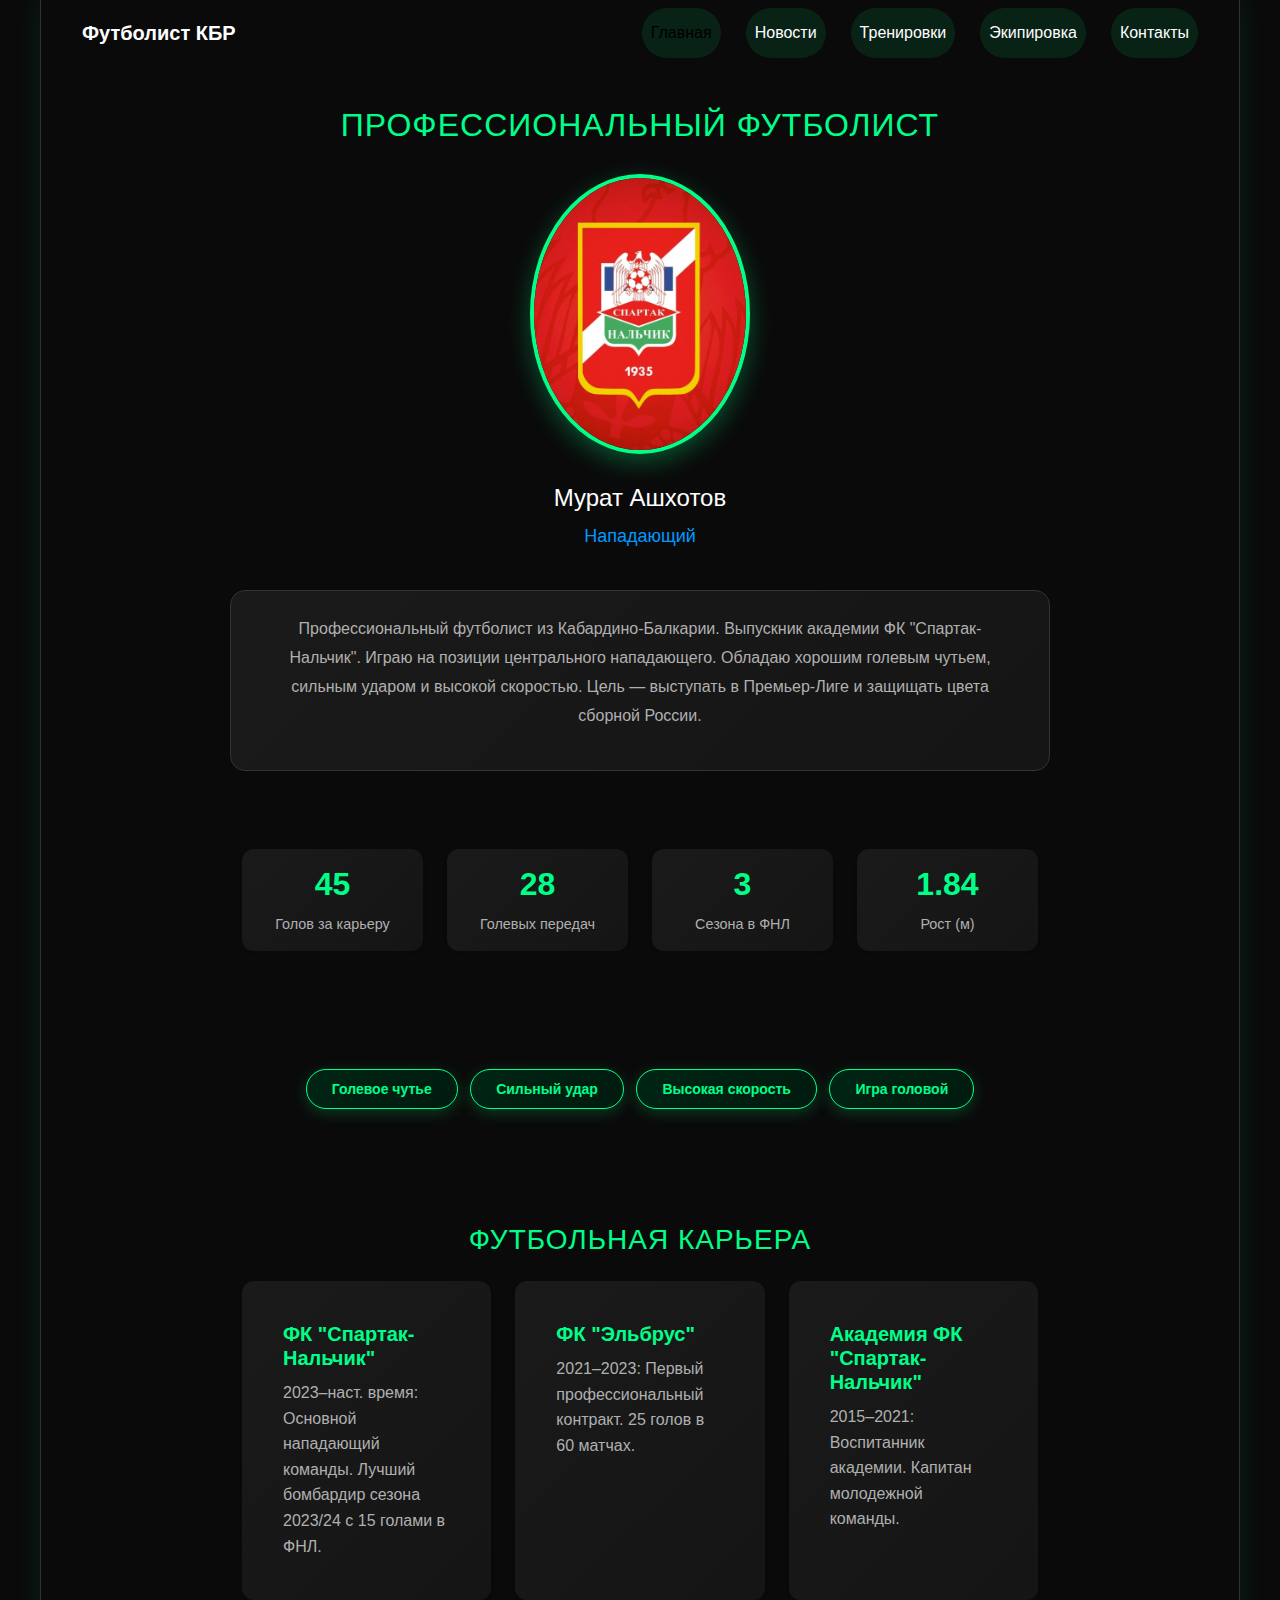
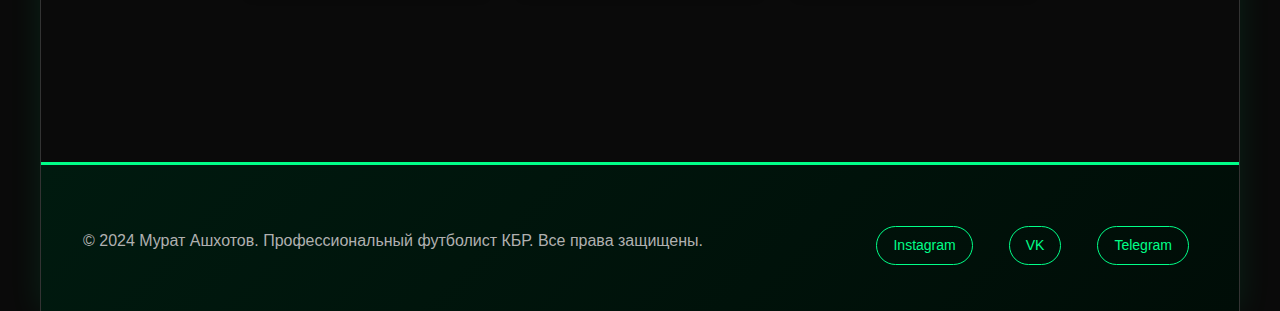
<file: index.html>
<!DOCTYPE html>
<html lang="ru">

<head>
    <meta charset="UTF-8">
    <meta name="viewport" content="width=device-width, initial-scale=1.0">
    <title>Профессиональный футболист КБР</title>
    <link href="https://cdn.jsdelivr.net/npm/bootstrap@5.3.0/dist/css/bootstrap.min.css" rel="stylesheet">
    <link rel="stylesheet" href="style/styles.css">
</head>

<body class="page-container">
    <header>
        <!-- Bootstrap Navbar -->
        <nav class="navbar navbar-expand-lg">
            <div class="container">
                <a class="navbar-brand text-white fw-bold" href="#">Футболист КБР</a>
                <button class="navbar-toggler" type="button" data-bs-toggle="collapse" data-bs-target="#navbarNav">
                    <span class="navbar-toggler-icon"></span>
                </button>
                <div class="collapse navbar-collapse" id="navbarNav">
                    <ul class="navbar-nav ms-auto nav-list">
                        <li class="nav-item"><a class="nav-link active" href="index.html">Главная</a></li>
                        <li class="nav-item"><a class="nav-link" href="pages/news.html">Новости</a></li>
                        <li class="nav-item"><a class="nav-link" href="pages/practices.html">Тренировки</a></li>
                        <li class="nav-item"><a class="nav-link" href="pages/goods.html">Экипировка</a></li>
                        <li class="nav-item"><a class="nav-link" href="pages/contacts.html">Контакты</a></li>
                    </ul>
                </div>
            </div>
        </nav>
    </header>

    <main class="content">
        <section class="profile-header text-center">
            <div class="container">
                <h1 class="profile-title">Профессиональный футболист</h1>
                <img class="profile-photo img-fluid rounded-circle" src="images/profile.jpg" alt="Фото футболиста">
                <h2 class="profile-name">Мурат Ашхотов</h2>
                <p class="profile-group">Нападающий</p>
            </div>
        </section>

        <section class="about-me py-4">
            <div class="container text-center">
                <p>Профессиональный футболист из Кабардино-Балкарии. Выпускник академии ФК "Спартак-Нальчик". Играю на позиции центрального нападающего. Обладаю хорошим голевым чутьем, сильным ударом и высокой скоростью. Цель — выступать в Премьер-Лиге и защищать цвета сборной России.</p>
            </div>
        </section>

        <section class="stats-container py-5">
            <div class="container">
                <div class="row text-center">
                    <div class="col-lg-3 col-md-6 mb-4">
                        <div class="stat-card card border-0 shadow-sm p-3">
                            <h3>45</h3>
                            <p>Голов за карьеру</p>
                        </div>
                    </div>
                    <div class="col-lg-3 col-md-6 mb-4">
                        <div class="stat-card card border-0 shadow-sm p-3">
                            <h3>28</h3>
                            <p>Голевых передач</p>
                        </div>
                    </div>
                    <div class="col-lg-3 col-md-6 mb-4">
                        <div class="stat-card card border-0 shadow-sm p-3">
                            <h3>3</h3>
                            <p>Сезона в ФНЛ</p>
                        </div>
                    </div>
                    <div class="col-lg-3 col-md-6 mb-4">
                        <div class="stat-card card border-0 shadow-sm p-3">
                            <h3>1.84</h3>
                            <p>Рост (м)</p>
                        </div>
                    </div>
                </div>
            </div>
        </section>

        <section class="skills-container py-3 text-center">
            <div class="container">
                <span class="skill-tag badge bg-success mx-1">Голевое чутье</span>
                <span class="skill-tag badge bg-success mx-1">Сильный удар</span>
                <span class="skill-tag badge bg-success mx-1">Высокая скорость</span>
                <span class="skill-tag badge bg-success mx-1">Игра головой</span>
            </div>
        </section>

        <section class="experience-section py-5">
            <div class="container">
                <h2 class="section-title text-center mb-4">Футбольная карьера</h2>
                <div class="row">
                    <div class="col-lg-4 col-md-6 mb-4">
                        <article class="experience-card card h-100 border-0 shadow-sm">
                            <div class="card-body">
                                <h3 class="experience-title">ФК "Спартак-Нальчик"</h3>
                                <p class="experience-desc">2023–наст. время: Основной нападающий команды. Лучший бомбардир сезона 2023/24 с 15 голами в ФНЛ.</p>
                            </div>
                        </article>
                    </div>
                    <div class="col-lg-4 col-md-6 mb-4">
                        <article class="experience-card card h-100 border-0 shadow-sm">
                            <div class="card-body">
                                <h3 class="experience-title">ФК "Эльбрус"</h3>
                                <p class="experience-desc">2021–2023: Первый профессиональный контракт. 25 голов в 60 матчах.</p>
                            </div>
                        </article>
                    </div>
                    <div class="col-lg-4 col-md-6 mb-4">
                        <article class="experience-card card h-100 border-0 shadow-sm">
                            <div class="card-body">
                                <h3 class="experience-title">Академия ФК "Спартак-Нальчик"</h3>
                                <p class="experience-desc">2015–2021: Воспитанник академии. Капитан молодежной команды.</p>
                            </div>
                        </article>
                    </div>
                </div>
            </div>
        </section>
    </main>

    <footer class="footer">
        <div class="footer-content py-3">
            <div class="container d-flex flex-column flex-md-row justify-content-between align-items-center">
                <p class="mb-0">© 2024 Мурат Ашхотов. Профессиональный футболист КБР. Все права защищены.</p>
                <div class="social-links">
                    <a href="#" class="social-link mx-2">Instagram</a>
                    <a href="#" class="social-link mx-2">VK</a>
                    <a href="#" class="social-link mx-2">Telegram</a>
                </div>
            </div>
        </div>
    </footer>

    <script src="https://cdn.jsdelivr.net/npm/bootstrap@5.3.0/dist/js/bootstrap.bundle.min.js"></script>
</body>
</html>
</file>
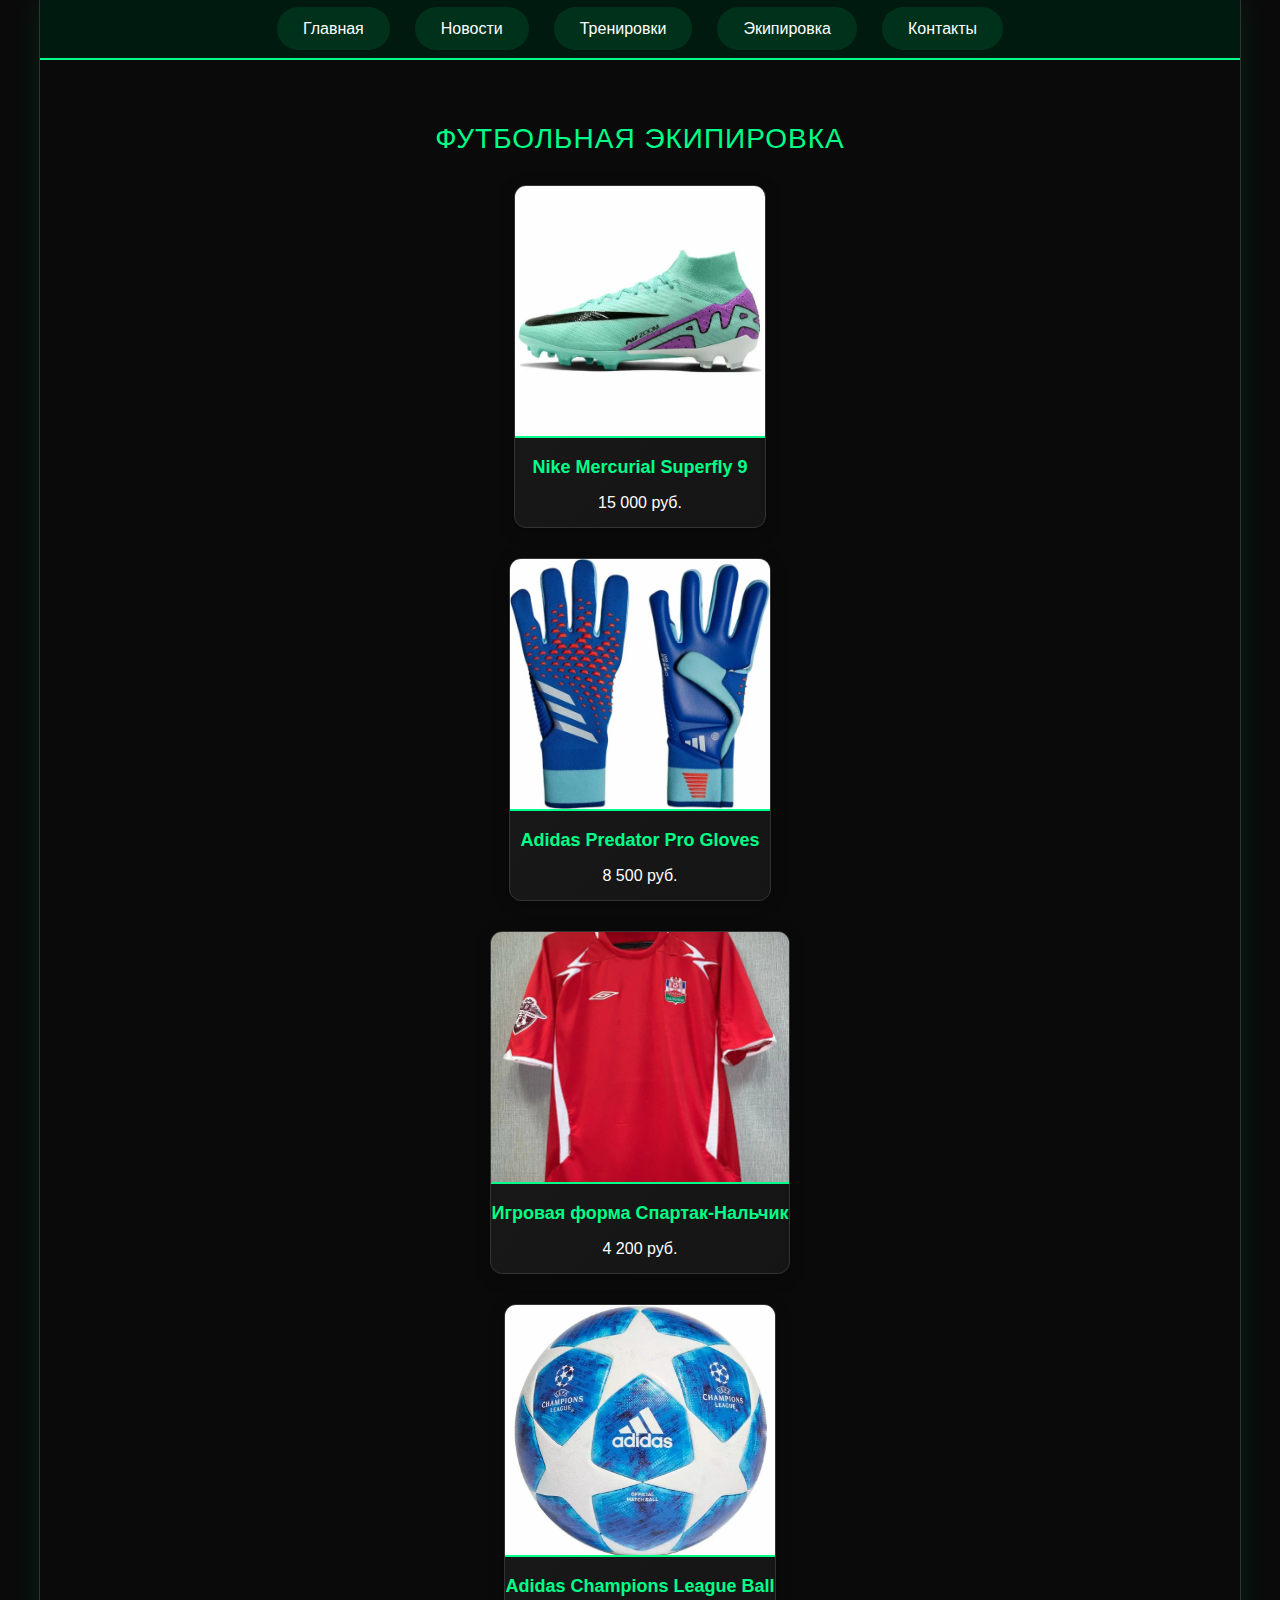
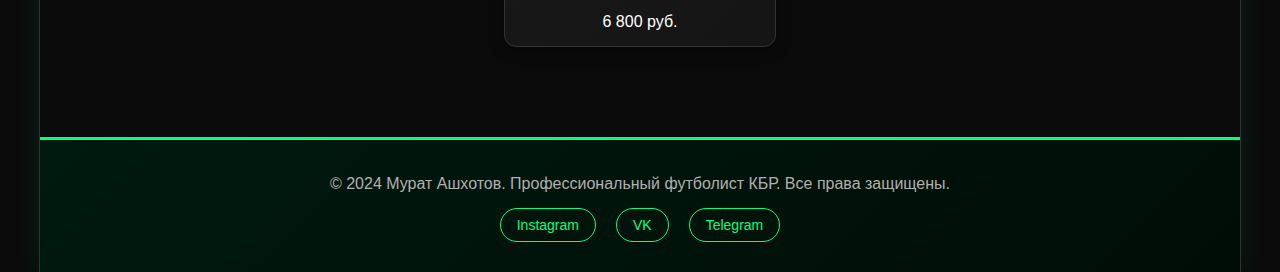
<file: goods_v1.html>
<!DOCTYPE html>
<html lang="ru">

<head>
    <meta charset="UTF-8">
    <meta name="viewport" content="width=device-width, initial-scale=1.0">
    <title>Экипировка - Футболист КБР</title>
    <link rel="stylesheet" href="../style/styles.css">
    <style>
        .practice-card {
            background: linear-gradient(135deg, var(--card-bg) 0%, #151515 100%);
            padding: 25px;
            border-radius: 12px;
            margin: 20px 0;
            border-left: 4px solid var(--accent-green);
            border: 1px solid var(--border-dark);
            transition: transform 0.3s ease;
        }

        .practice-card:hover {
            transform: translateX(5px);
            border-color: var(--accent-green);
        }

        .practice-title {
            font-size: 20px;
            color: var(--accent-green);
            margin: 0 0 10px 0;
            font-weight: 600;
        }

        .practice-desc {
            color: var(--text-gray);
            line-height: 1.6;
            margin: 0;
        }

        .training-schedule {
            margin-top: 40px;
        }

        .schedule-grid {
            display: grid;
            grid-template-columns: repeat(auto-fit, minmax(200px, 1fr));
            gap: 15px;
            margin-top: 20px;
        }

        .day-card {
            background: linear-gradient(135deg, var(--card-bg) 0%, #151515 100%);
            padding: 15px;
            border-radius: 8px;
            border: 1px solid var(--border-dark);
            text-align: center;
            transition: all 0.3s ease;
        }

        .day-card:hover {
            border-color: var(--accent-green);
            transform: translateY(-3px);
        }

        .day-card h4 {
            color: var(--accent-green);
            margin: 0 0 10px 0;
            font-size: 16px;
        }

        .day-card p {
            color: var(--text-gray);
            margin: 5px 0;
            font-size: 14px;
        }
    </style>
</head>

<body class="page-container">
    <header>
        <nav class="nav">
            <ul class="nav-list">
                <li class="nav-item"><a class="nav-link" href="../index.html">Главная</a></li>
                <li class="nav-item"><a class="nav-link" href="news.html">Новости</a></li>
                <li class="nav-item"><a class="nav-link" href="practices.html">Тренировки</a></li>
                <li class="nav-item"><a class="nav-link" href="goods.html">Экипировка</a></li>
                <li class="nav-item"><a class="nav-link" href="contacts.html">Контакты</a></li>
            </ul>
        </nav>
    </header>
    <main class="content">
        <h2 class="section-title">Футбольная экипировка</h2>
        <div class="products-grid">
            <article class="product-card">
                <img class="product-image" src="../images/boots.webp" alt="Футбольные бутсы" width="526" height="526">
                <h3 class="product-name">Nike Mercurial Superfly 9</h3>
                <p class="product-price">15 000 руб.</p>
            </article>
            <article class="product-card">
                <img class="product-image" src="../images/gloves.webp" alt="Перчатки вратаря">
                <h3 class="product-name">Adidas Predator Pro Gloves</h3>
                <p class="product-price">8 500 руб.</p>
            </article>
            <article class="product-card">
                <img class="product-image" src="../images/jersey.webp" alt="Игровая форма" width="526" height="526">
                <h3 class="product-name">Игровая форма Спартак-Нальчик</h3>
                <p class="product-price">4 200 руб.</p>
            </article>
            <article class="product-card">
                <img class="product-image" src="../images/ball.webp" alt="Футбольный мяч">
                <h3 class="product-name">Adidas Champions League Ball</h3>
                <p class="product-price">6 800 руб.</p>
            </article>
        </div>
    </main>
    <footer class="footer">
        <div class="footer-content">
            <p>© 2024 Мурат Ашхотов. Профессиональный футболист КБР. Все права защищены.</p>
            <div class="social-links">
                <a href="#" class="social-link">Instagram</a>
                <a href="#" class="social-link">VK</a>
                <a href="#" class="social-link">Telegram</a>
            </div>
        </div>
    </footer>
</body>

</html>
</file>
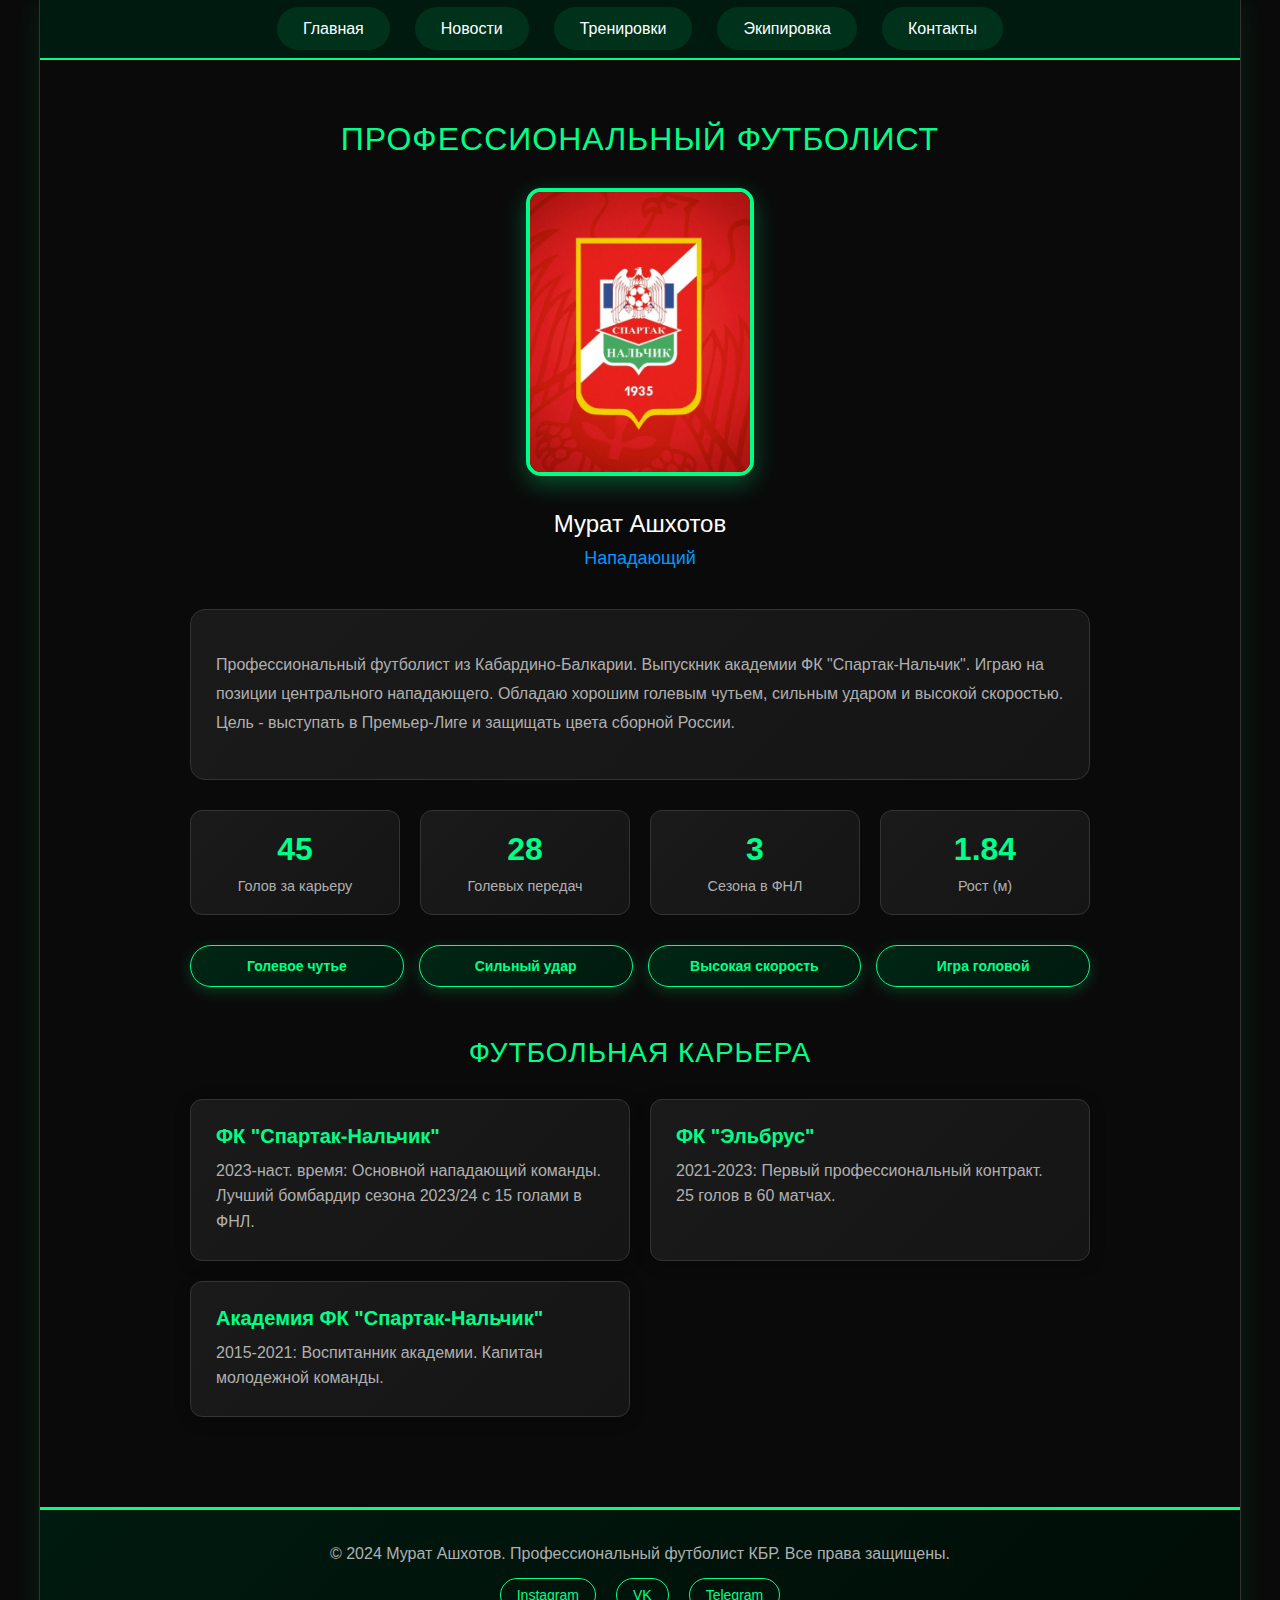
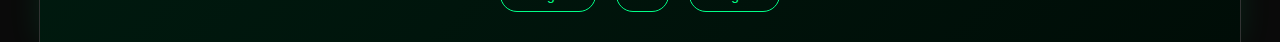
<file: index_v1.html>
<!DOCTYPE html>
<html lang="ru">

<head>
    <meta charset="UTF-8">
    <meta name="viewport" content="width=device-width, initial-scale=1.0">
    <title>Профессиональный футболист КБР</title>
    <link rel="stylesheet" href="style/styles.css">
</head>

<body class="page-container">
    <header>
        <nav class="nav">
            <ul class="nav-list">
                <li class="nav-item"><a class="nav-link" href="index.html">Главная</a></li>
                <li class="nav-item"><a class="nav-link" href="pages/news.html">Новости</a></li>
                <li class="nav-item"><a class="nav-link" href="pages/practices.html">Тренировки</a></li>
                <li class="nav-item"><a class="nav-link" href="pages/goods.html">Экипировка</a></li>
                <li class="nav-item"><a class="nav-link" href="pages/contacts.html">Контакты</a></li>
            </ul>
        </nav>
    </header>
    <main class="content">
        <div class="profile-header">
            <h1 class="profile-title">Профессиональный футболист</h1>
            <img class="profile-photo" src="images/profile.jpg" alt="Фото футболиста">
            <h2 class="profile-name">Мурат Ашхотов</h2>
            <p class="profile-group">Нападающий</p>
        </div>

        <div class="about-me">
            <p>Профессиональный футболист из Кабардино-Балкарии. Выпускник академии ФК "Спартак-Нальчик". Играю на позиции центрального нападающего. Обладаю хорошим голевым чутьем, сильным ударом и высокой скоростью. Цель - выступать в Премьер-Лиге и защищать цвета сборной России.</p>
        </div>

        <div class="stats-container">
            <div class="stat-card">
                <h3>45</h3>
                <p>Голов за карьеру</p>
            </div>
            <div class="stat-card">
                <h3>28</h3>
                <p>Голевых передач</p>
            </div>
            <div class="stat-card">
                <h3>3</h3>
                <p>Сезона в ФНЛ</p>
            </div>
            <div class="stat-card">
                <h3>1.84</h3>
                <p>Рост (м)</p>
            </div>
        </div>

        <div class="skills-container">
            <div class="skill-tag">Голевое чутье</div>
            <div class="skill-tag">Сильный удар</div>
            <div class="skill-tag">Высокая скорость</div>
            <div class="skill-tag">Игра головой</div>
        </div>

        <section class="experience-section">
            <h2 class="section-title">Футбольная карьера</h2>
            <div class="experience-grid">
                <article class="experience-card">
                    <h3 class="experience-title">ФК "Спартак-Нальчик"</h3>
                    <p class="experience-desc">2023-наст. время: Основной нападающий команды. Лучший бомбардир сезона 2023/24 с 15 голами в ФНЛ.</p>
                </article>
                <article class="experience-card">
                    <h3 class="experience-title">ФК "Эльбрус"</h3>
                    <p class="experience-desc">2021-2023: Первый профессиональный контракт. 25 голов в 60 матчах.</p>
                </article>
                <article class="experience-card">
                    <h3 class="experience-title">Академия ФК "Спартак-Нальчик"</h3>
                    <p class="experience-desc">2015-2021: Воспитанник академии. Капитан молодежной команды.</p>
                </article>
            </div>
        </section>
    </main>
    <footer class="footer">
        <div class="footer-content">
            <p>© 2024 Мурат Ашхотов. Профессиональный футболист КБР. Все права защищены.</p>
            <div class="social-links">
                <a href="#" class="social-link">Instagram</a>
                <a href="#" class="social-link">VK</a>
                <a href="#" class="social-link">Telegram</a>
            </div>
        </div>
    </footer>
</body>

</html>
</file>
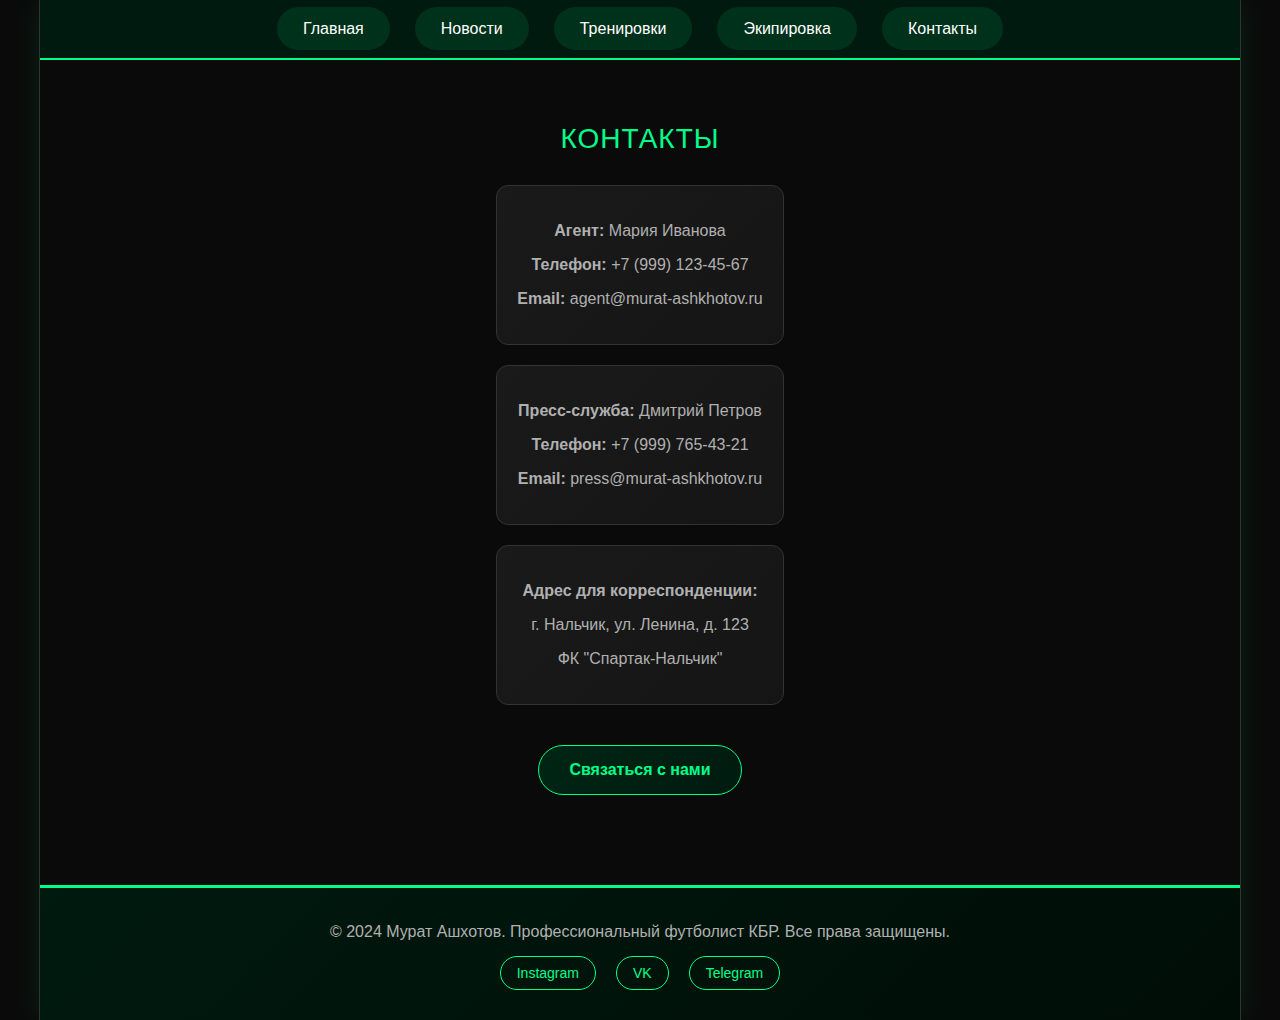
<file: pages/contacts.html>
<!DOCTYPE html>
<html lang="ru">

<head>
    <meta charset="UTF-8">
    <meta name="viewport" content="width=device-width, initial-scale=1.0">
    <title>Контакты - Футболист КБР</title>
    <link rel="stylesheet" href="../style/styles.css">
    <style>
        dialog::backdrop {
            background: rgba(0, 0, 0, 0.8);
            animation: fadeIn 0.3s ease;
        }

        dialog {
            border: none;
            border-radius: 15px;
            padding: 0;
            box-shadow: 0 10px 30px rgba(0, 255, 136, 0.3);
            animation: slideIn 0.3s ease;
            max-width: 500px;
            width: 90vw;
            max-height: 90vh;
            overflow-y: auto;
            background: var(--card-bg);
            border: 2px solid var(--accent-green);
        }

        .modal-header {
            background: linear-gradient(135deg, #002614 0%, #001a0f 100%);
            color: var(--accent-green);
            padding: 1.5rem;
            border-radius: 12px 12px 0 0;
            margin: 0;
            text-align: center;
            border-bottom: 2px solid var(--accent-green);
        }

        .modal-header h2 {
            margin: 0;
            color: var(--accent-green);
            font-size: 1.5rem;
            font-weight: 300;
            letter-spacing: 1px;
        }

        .modal-content {
            padding: 2rem;
        }

        .form-group {
            margin-bottom: 1.5rem;
        }

        .form-group label {
            display: block;
            margin-bottom: 0.5rem;
            font-weight: 600;
            color: var(--accent-green);
        }

        .form-group input,
        .form-group select,
        .form-group textarea {
            width: 100%;
            padding: 0.75rem;
            border: 2px solid var(--border-dark);
            border-radius: 8px;
            font-size: 1rem;
            transition: all 0.3s ease;
            box-sizing: border-box;
            background: var(--dark-bg);
            color: var(--text-light);
            font-family: 'Segoe UI', Tahoma, Geneva, Verdana, sans-serif;
        }

        .form-group input:focus,
        .form-group select:focus,
        .form-group textarea:focus {
            outline: none;
            border-color: var(--accent-green);
            box-shadow: 0 0 0 3px rgba(0, 255, 136, 0.1);
            background: var(--card-bg);
        }

        .form-group textarea {
            min-height: 100px;
            resize: vertical;
        }

        .modal-actions {
            display: flex;
            gap: 1rem;
            justify-content: flex-end;
            margin-top: 2rem;
        }

        .btn {
            padding: 12px 25px;
            border: none;
            border-radius: 25px;
            cursor: pointer;
            font-size: 1rem;
            transition: all 0.3s ease;
            font-weight: 600;
            border: 1px solid transparent;
        }

        .btn-primary {
            background: linear-gradient(135deg, #002614 0%, #001a0f 100%);
            color: var(--accent-green);
            border: 1px solid var(--accent-green);
        }

        .btn-primary:hover {
            transform: translateY(-3px);
            box-shadow: 0 6px 20px rgba(0, 255, 136, 0.3);
            background: linear-gradient(135deg, #003d1f 0%, #002614 100%);
        }

        .btn-secondary {
            background: var(--dark-bg);
            color: var(--text-gray);
            border: 1px solid var(--border-dark);
        }

        .btn-secondary:hover {
            background: var(--card-bg);
            transform: translateY(-2px);
            border-color: var(--accent-green);
        }

        .required {
            color: #ff4444;
        }

        @keyframes fadeIn {
            from {
                opacity: 0;
            }
            to {
                opacity: 1;
            }
        }

        @keyframes slideIn {
            from {
                opacity: 0;
                transform: translateY(-50px) scale(0.9);
            }
            to {
                opacity: 1;
                transform: translateY(0) scale(1);
            }
        }

        /* Адаптивность */
        @media (max-width: 600px) {
            dialog {
                margin: 1rem;
                width: calc(100vw - 2rem);
            }

            .modal-actions {
                flex-direction: column;
            }

            .btn {
                width: 100%;
            }
        }
    </style>
</head>

<body class="page-container">
    <header>
        <nav class="nav">
            <ul class="nav-list">
                <li class="nav-item"><a class="nav-link" href="../index.html">Главная</a></li>
                <li class="nav-item"><a class="nav-link" href="news.html">Новости</a></li>
                <li class="nav-item"><a class="nav-link" href="practices.html">Тренировки</a></li>
                <li class="nav-item"><a class="nav-link" href="goods.html">Экипировка</a></li>
                <li class="nav-item"><a class="nav-link" href="contacts.html">Контакты</a></li>
            </ul>
        </nav>
    </header>
    <main class="content">
        <section class="contacts-container">
            <h2 class="section-title">Контакты</h2>
            <div class="contact-info">
                <p><strong>Агент:</strong> Мария Иванова</p>
                <p><strong>Телефон:</strong> +7 (999) 123-45-67</p>
                <p><strong>Email:</strong> agent@murat-ashkhotov.ru</p>
            </div>
            <div class="contact-info">
                <p><strong>Пресс-служба:</strong> Дмитрий Петров</p>
                <p><strong>Телефон:</strong> +7 (999) 765-43-21</p>
                <p><strong>Email:</strong> press@murat-ashkhotov.ru</p>
            </div>
            <div class="contact-info">
                <p><strong>Адрес для корреспонденции:</strong></p>
                <p>г. Нальчик, ул. Ленина, д. 123</p>
                <p>ФК "Спартак-Нальчик"</p>
            </div>
            <button class="contact-button" onclick="contactModal.showModal()">Связаться с нами</button>
        </section>
    </main>
    <footer class="footer">
        <div class="footer-content">
            <p>© 2024 Мурат Ашхотов. Профессиональный футболист КБР. Все права защищены.</p>
            <div class="social-links">
                <a href="#" class="social-link">Instagram</a>
                <a href="#" class="social-link">VK</a>
                <a href="#" class="social-link">Telegram</a>
            </div>
        </div>
    </footer>
    <dialog id="contactModal">
        <div class="modal-header">
            <h2>Форма обратной связи</h2>
        </div>

        <div class="modal-content">
            <form id="feedbackForm" method="dialog">
                <div class="form-group">
                    <label for="name">Имя <span class="required">*</span></label>
                    <input type="text" id="name" name="name" required placeholder="Введите ваше имя">
                </div>
                <div class="form-group">
                    <label for="phone">Телефон <span class="required">*</span></label>
                    <input type="tel" id="phone" name="phone" required placeholder="+7 (XXX) XXX-XX-XX">
                </div>
                <div class="form-group">
                    <label for="email">Электронная почта <span class="required">*</span></label>
                    <input type="email" id="email" name="email" required placeholder="example@mail.ru">
                </div>
                <div class="form-group">
                    <label for="category">Категория обращения <span class="required">*</span></label>
                    <select id="category" name="category" required>
                        <option value="">Выберите категорию</option>
                        <option value="commercial">Коммерческое предложение</option>
                        <option value="interview">Запрос на интервью</option>
                        <option value="training">Вопросы по тренировкам</option>
                        <option value="fan">Сообщение от болельщика</option>
                        <option value="other">Другое</option>
                    </select>
                </div>
                <div class="form-group">
                    <label for="message">Текст обращения <span class="required">*</span></label>
                    <textarea id="message" name="message" required placeholder="Опишите вашу проблему или вопрос..."></textarea>
                </div>
                <div class="modal-actions">
                    <button type="button" class="btn btn-secondary" onclick="contactModal.close()">Отмена</button>
                    <button type="button" class="btn btn-primary" onclick="submitForm()">Отправить</button>
                </div>
            </form>
        </div>
    </dialog>
    <script>
        // Функция для отправки формы
        function submitForm() {
            const form = document.getElementById('feedbackForm');
            const formData = new FormData(form);

            // Простая валидация
            if (!form.checkValidity()) {
                form.reportValidity();
                return;
            }
            
            // Собираем данные формы
            const data = {
                name: formData.get('name'),
                phone: formData.get('phone'),
                email: formData.get('email'),
                category: formData.get('category'),
                message: formData.get('message')
            };
            
            // В реальном приложении здесь был бы AJAX-запрос
            console.log('Данные формы:', data);

            // Показываем уведомление об успешной отправке
            alert('Спасибо! Ваше обращение отправлено. Мы свяжемся с вами в ближайшее время.');

            // Закрываем модальное окно
            contactModal.close();

            // Очищаем форму
            form.reset();
        }

        // Закрытие модального окна по клику на фон
        document.getElementById('contactModal').addEventListener('click', function (event) {
            if (event.target === this) {
                this.close();
            }
        });

        // Обработка отправки формы через Enter (предотвращаем стандартное поведение)
        document.getElementById('feedbackForm').addEventListener('keypress', function (event) {
            if (event.key === 'Enter' && event.target.type !== 'textarea') {
                event.preventDefault();
            }
        });
    </script>
</body>

</html>
</file>
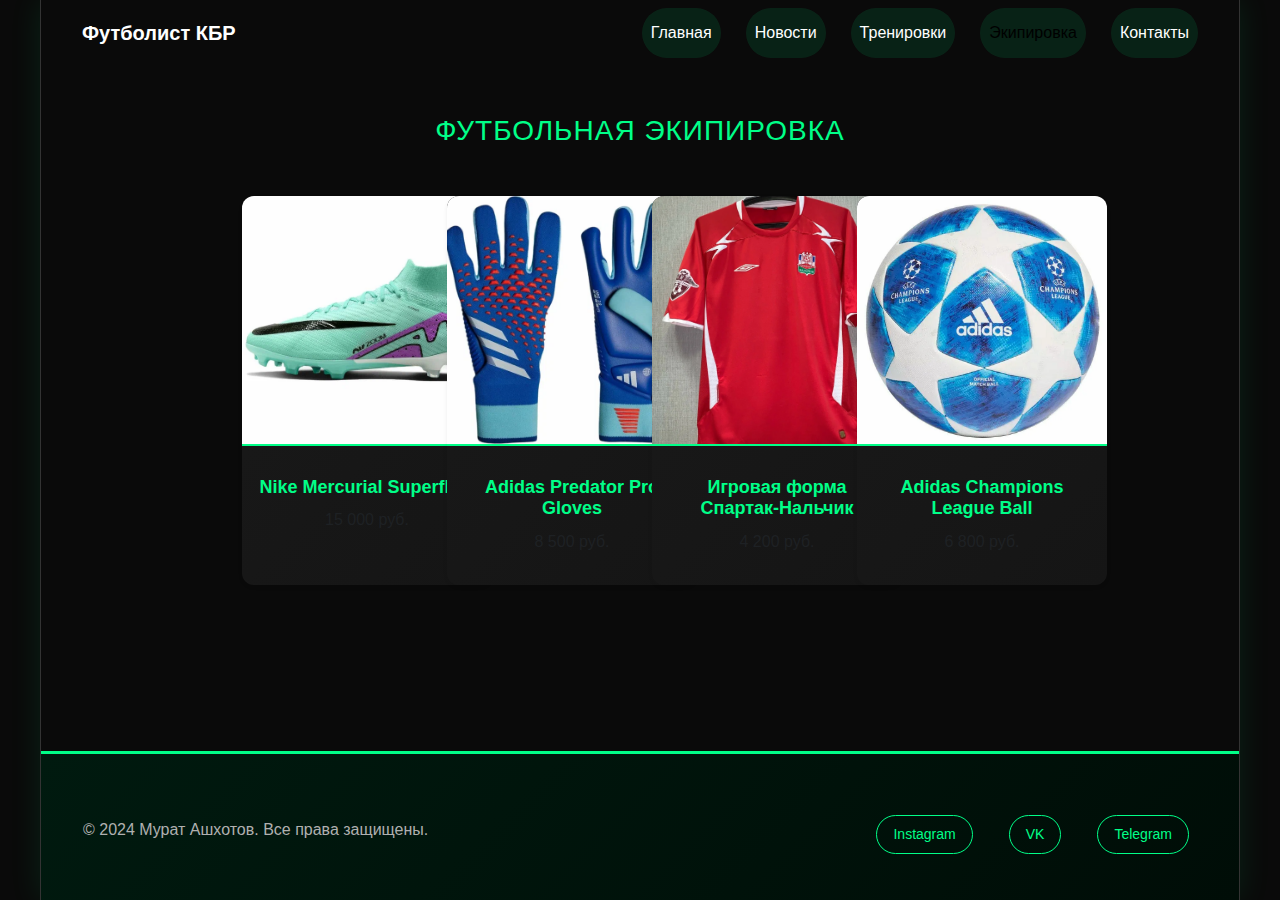
<file: pages/goods.html>
<!DOCTYPE html>
<html lang="ru">

<head>
    <meta charset="UTF-8">
    <meta name="viewport" content="width=device-width, initial-scale=1.0">
    <title>Экипировка - Футболист КБР</title>
    <link href="https://cdn.jsdelivr.net/npm/bootstrap@5.3.0/dist/css/bootstrap.min.css" rel="stylesheet">
    <link rel="stylesheet" href="../style/styles.css">
</head>

<body class="page-container">
    <header>
        <nav class="navbar navbar-expand-lg">
            <div class="container">
                <a class="navbar-brand text-white fw-bold" href="../index.html">Футболист КБР</a>
                <button class="navbar-toggler" type="button" data-bs-toggle="collapse" data-bs-target="#navbarNav">
                    <span class="navbar-toggler-icon"></span>
                </button>
                <div class="collapse navbar-collapse" id="navbarNav">
                    <ul class="navbar-nav ms-auto nav-list">
                        <li class="nav-item"><a class="nav-link" href="../index.html">Главная</a></li>
                        <li class="nav-item"><a class="nav-link" href="news.html">Новости</a></li>
                        <li class="nav-item"><a class="nav-link" href="practices.html">Тренировки</a></li>
                        <li class="nav-item"><a class="nav-link active" href="goods.html">Экипировка</a></li>
                        <li class="nav-item"><a class="nav-link" href="contacts.html">Контакты</a></li>
                    </ul>
                </div>
            </div>
        </nav>
    </header>

    <main class="content py-5">
        <div class="container">
            <h2 class="section-title text-center mb-5">Футбольная экипировка</h2>
            <div class="row">
                <div class="col-lg-3 col-md-6 mb-4">
                    <article class="product-card card h-100 border-0 shadow-sm">
                        <img class="product-image card-img-top img-fluid" src="../images/boots.webp" alt="Футбольные бутсы">
                        <div class="card-body text-center">
                            <h3 class="product-name card-title">Nike Mercurial Superfly 9</h3>
                            <p class="product-price text-muted">15 000 руб.</p>
                        </div>
                    </article>
                </div>
                <div class="col-lg-3 col-md-6 mb-4">
                    <article class="product-card card h-100 border-0 shadow-sm">
                        <img class="product-image card-img-top img-fluid" src="../images/gloves.webp" alt="Перчатки вратаря">
                        <div class="card-body text-center">
                            <h3 class="product-name card-title">Adidas Predator Pro Gloves</h3>
                            <p class="product-price text-muted">8 500 руб.</p>
                        </div>
                    </article>
                </div>
                <div class="col-lg-3 col-md-6 mb-4">
                    <article class="product-card card h-100 border-0 shadow-sm">
                        <img class="product-image card-img-top img-fluid" src="../images/jersey.webp" alt="Игровая форма">
                        <div class="card-body text-center">
                            <h3 class="product-name card-title">Игровая форма Спартак-Нальчик</h3>
                            <p class="product-price text-muted">4 200 руб.</p>
                        </div>
                    </article>
                </div>
                <div class="col-lg-3 col-md-6 mb-4">
                    <article class="product-card card h-100 border-0 shadow-sm">
                        <img class="product-image card-img-top img-fluid" src="../images/ball.webp" alt="Футбольный мяч">
                        <div class="card-body text-center">
                            <h3 class="product-name card-title">Adidas Champions League Ball</h3>
                            <p class="product-price text-muted">6 800 руб.</p>
                        </div>
                    </article>
                </div>
            </div>
        </div>
    </main>

    <footer class="footer">
        <div class="footer-content py-3">
            <div class="container d-flex flex-column flex-md-row justify-content-between align-items-center">
                <p class="mb-0">© 2024 Мурат Ашхотов. Все права защищены.</p>
                <div class="social-links">
                    <a href="#" class="social-link mx-2">Instagram</a>
                    <a href="#" class="social-link mx-2">VK</a>
                    <a href="#" class="social-link mx-2">Telegram</a>
                </div>
            </div>
        </div>
    </footer>

    <script src="https://cdn.jsdelivr.net/npm/bootstrap@5.3.0/dist/js/bootstrap.bundle.min.js"></script>
</body>
</html>
</file>
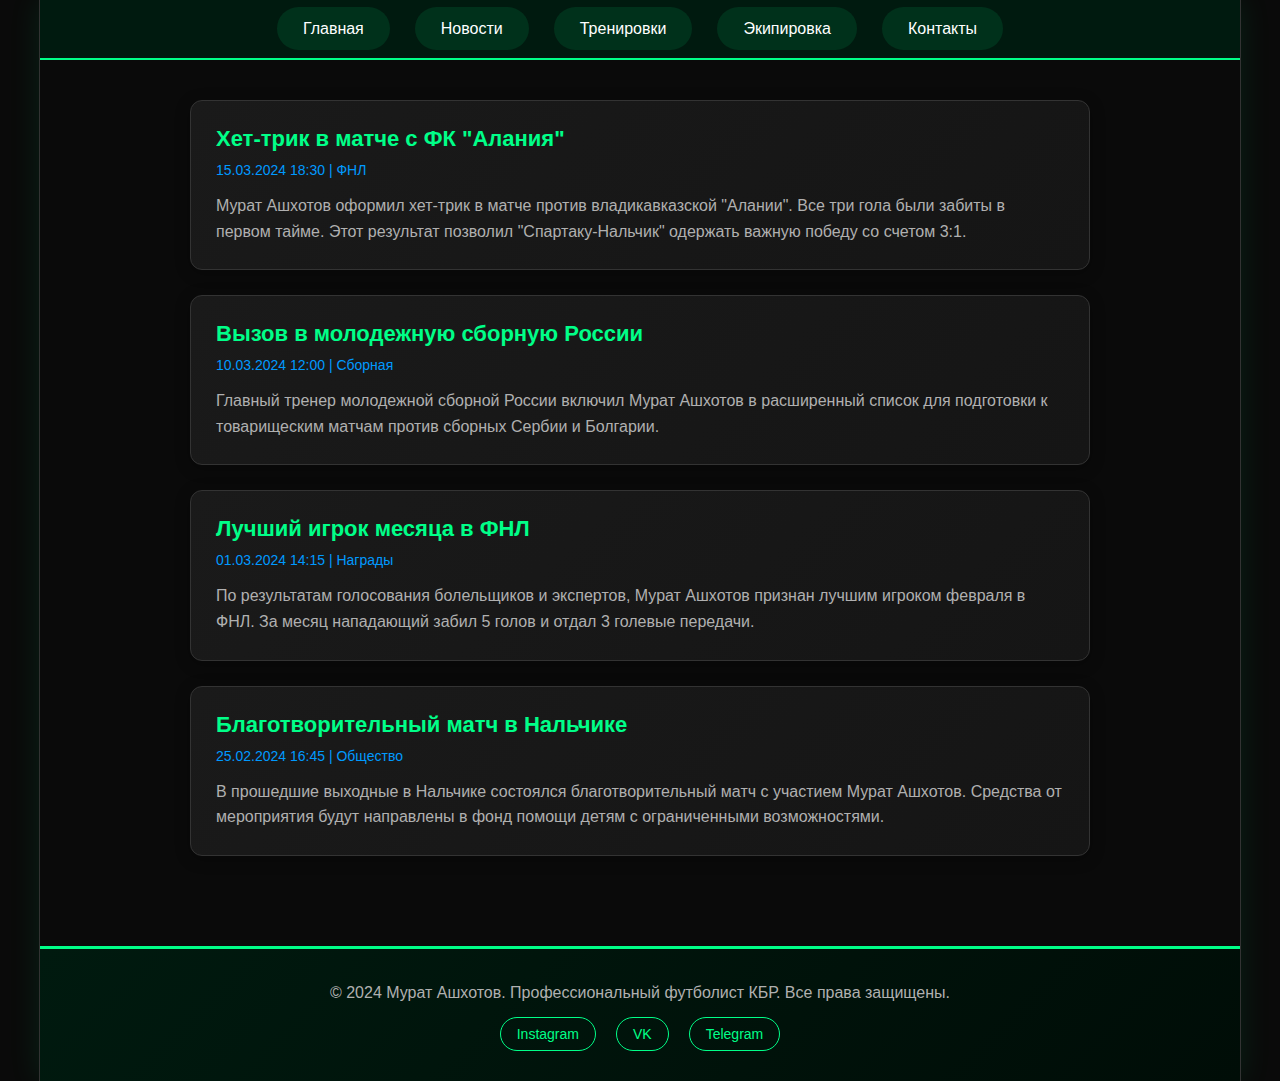
<file: pages/news.html>
<!DOCTYPE html>
<html lang="ru">

<head>
    <meta charset="UTF-8">
    <meta name="viewport" content="width=device-width, initial-scale=1.0">
    <title>Новости - Футболист КБР</title>
    <link rel="stylesheet" href="../style/styles.css">
</head>

<body class="page-container">
    <header>
        <nav class="nav">
            <ul class="nav-list">
                <li class="nav-item"><a class="nav-link" href="../index.html">Главная</a></li>
                <li class="nav-item"><a class="nav-link" href="news.html">Новости</a></li>
                <li class="nav-item"><a class="nav-link" href="practices.html">Тренировки</a></li>
                <li class="nav-item"><a class="nav-link" href="goods.html">Экипировка</a></li>
                <li class="nav-item"><a class="nav-link" href="contacts.html">Контакты</a></li>
            </ul>
        </nav>
    </header>
    <main class="content">
        <div class="news-container">
            <article class="news-card">
                <h2 class="news-title">Хет-трик в матче с ФК "Алания"</h2>
                <p class="news-meta">15.03.2024 18:30 | ФНЛ</p>
                <p class="news-text">Мурат Ашхотов оформил хет-трик в матче против владикавказской "Алании". Все три гола были забиты в первом тайме. Этот результат позволил "Спартаку-Нальчик" одержать важную победу со счетом 3:1.</p>
            </article>
            <article class="news-card">
                <h2 class="news-title">Вызов в молодежную сборную России</h2>
                <p class="news-meta">10.03.2024 12:00 | Сборная</p>
                <p class="news-text">Главный тренер молодежной сборной России включил Мурат Ашхотов в расширенный список для подготовки к товарищеским матчам против сборных Сербии и Болгарии.</p>
            </article>
            <article class="news-card">
                <h2 class="news-title">Лучший игрок месяца в ФНЛ</h2>
                <p class="news-meta">01.03.2024 14:15 | Награды</p>
                <p class="news-text">По результатам голосования болельщиков и экспертов, Мурат Ашхотов признан лучшим игроком февраля в ФНЛ. За месяц нападающий забил 5 голов и отдал 3 голевые передачи.</p>
            </article>
            <article class="news-card">
                <h2 class="news-title">Благотворительный матч в Нальчике</h2>
                <p class="news-meta">25.02.2024 16:45 | Общество</p>
                <p class="news-text">В прошедшие выходные в Нальчике состоялся благотворительный матч с участием Мурат Ашхотов. Средства от мероприятия будут направлены в фонд помощи детям с ограниченными возможностями.</p>
            </article>
        </div>
    </main>
    <footer class="footer">
        <div class="footer-content">
            <p>© 2024 Мурат Ашхотов. Профессиональный футболист КБР. Все права защищены.</p>
            <div class="social-links">
                <a href="#" class="social-link">Instagram</a>
                <a href="#" class="social-link">VK</a>
                <a href="#" class="social-link">Telegram</a>
            </div>
        </div>
    </footer>
</body>

</html>
</file>
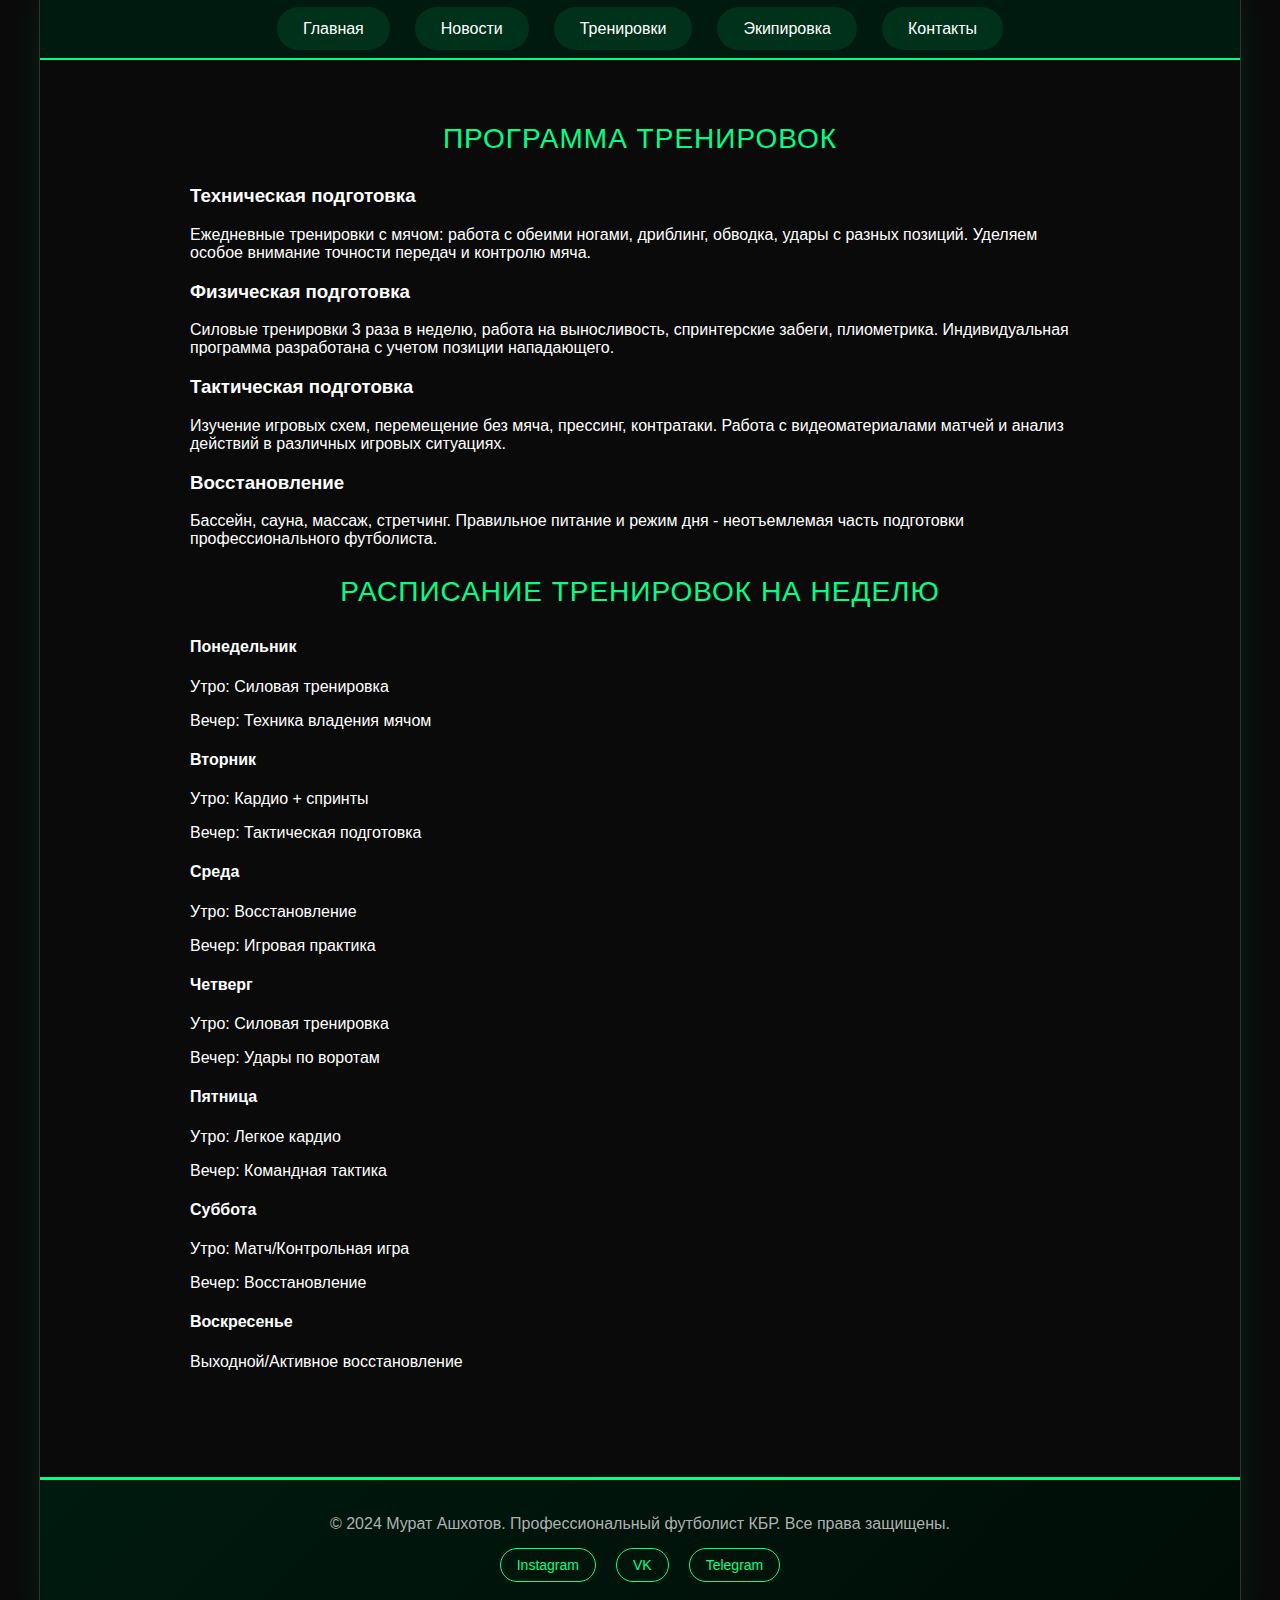
<file: pages/practices.html>
<!DOCTYPE html>
<html lang="ru">

<head>
    <meta charset="UTF-8">
    <meta name="viewport" content="width=device-width, initial-scale=1.0">
    <title>Тренировки - Футболист КБР</title>
    <link rel="stylesheet" href="../style/styles.css">
</head>

<body class="page-container">
    <header>
        <nav class="nav">
            <ul class="nav-list">
                <li class="nav-item"><a class="nav-link" href="../index.html">Главная</a></li>
                <li class="nav-item"><a class="nav-link" href="news.html">Новости</a></li>
                <li class="nav-item"><a class="nav-link" href="practices.html">Тренировки</a></li>
                <li class="nav-item"><a class="nav-link" href="goods.html">Экипировка</a></li>
                <li class="nav-item"><a class="nav-link" href="contacts.html">Контакты</a></li>
            </ul>
        </nav>
    </header>
    <main class="content">
        <h2 class="section-title">Программа тренировок</h2>
        <div class="practices-container">
            <article class="practice-card">
                <h3 class="practice-title">Техническая подготовка</h3>
                <p class="practice-desc">Ежедневные тренировки с мячом: работа с обеими ногами, дриблинг, обводка, удары с разных позиций. Уделяем особое внимание точности передач и контролю мяча.</p>
            </article>
            <article class="practice-card">
                <h3 class="practice-title">Физическая подготовка</h3>
                <p class="practice-desc">Силовые тренировки 3 раза в неделю, работа на выносливость, спринтерские забеги, плиометрика. Индивидуальная программа разработана с учетом позиции нападающего.</p>
            </article>
            <article class="practice-card">
                <h3 class="practice-title">Тактическая подготовка</h3>
                <p class="practice-desc">Изучение игровых схем, перемещение без мяча, прессинг, контратаки. Работа с видеоматериалами матчей и анализ действий в различных игровых ситуациях.</p>
            </article>
            <article class="practice-card">
                <h3 class="practice-title">Восстановление</h3>
                <p class="practice-desc">Бассейн, сауна, массаж, стретчинг. Правильное питание и режим дня - неотъемлемая часть подготовки профессионального футболиста.</p>
            </article>
        </div>

        <div class="training-schedule">
            <h3 class="section-title">Расписание тренировок на неделю</h3>
            <div class="schedule-grid">
                <div class="day-card">
                    <h4>Понедельник</h4>
                    <p>Утро: Силовая тренировка</p>
                    <p>Вечер: Техника владения мячом</p>
                </div>
                <div class="day-card">
                    <h4>Вторник</h4>
                    <p>Утро: Кардио + спринты</p>
                    <p>Вечер: Тактическая подготовка</p>
                </div>
                <div class="day-card">
                    <h4>Среда</h4>
                    <p>Утро: Восстановление</p>
                    <p>Вечер: Игровая практика</p>
                </div>
                <div class="day-card">
                    <h4>Четверг</h4>
                    <p>Утро: Силовая тренировка</p>
                    <p>Вечер: Удары по воротам</p>
                </div>
                <div class="day-card">
                    <h4>Пятница</h4>
                    <p>Утро: Легкое кардио</p>
                    <p>Вечер: Командная тактика</p>
                </div>
                <div class="day-card">
                    <h4>Суббота</h4>
                    <p>Утро: Матч/Контрольная игра</p>
                    <p>Вечер: Восстановление</p>
                </div>
                <div class="day-card">
                    <h4>Воскресенье</h4>
                    <p>Выходной/Активное восстановление</p>
                </div>
            </div>
        </div>
    </main>
    <footer class="footer">
        <div class="footer-content">
            <p>© 2024 Мурат Ашхотов. Профессиональный футболист КБР. Все права защищены.</p>
            <div class="social-links">
                <a href="#" class="social-link">Instagram</a>
                <a href="#" class="social-link">VK</a>
                <a href="#" class="social-link">Telegram</a>
            </div>
        </div>
    </footer>
</body>

</html>
</file>
<file: style/styles.css>
/* ===== БАЗОВЫЕ СТИЛИ ===== */
:root {
    --dark-bg: #0a0a0a;
    --darker-bg: #050505;
    --card-bg: #1a1a1a;
    --accent-green: #00ff88;
    --accent-blue: #0099ff;
    --text-light: #ffffff;
    --text-gray: #b0b0b0;
    --border-dark: #333333;
}

body {
    font-family: 'Segoe UI', Tahoma, Geneva, Verdana, sans-serif;
    margin: 0;
    padding: 0;
    background: linear-gradient(135deg, var(--dark-bg) 0%, var(--darker-bg) 100%);
    color: var(--text-light);
    min-height: 100vh;
}

/* ===== КОНТЕЙНЕР СТРАНИЦЫ ===== */
.page-container {
    max-width: 1200px;
    margin: 0 auto;
    background: var(--dark-bg);
    min-height: 100vh;
    box-shadow: 0 0 30px rgba(0, 255, 136, 0.1);
    border-left: 1px solid var(--border-dark);
    border-right: 1px solid var(--border-dark);
    display: grid;
    grid-template-rows: auto auto 1fr auto;
    grid-template-areas:
        "header"
        "nav"
        "main"
        "footer";
}

/* ===== ШАПКА ===== */
.header {
    background: linear-gradient(135deg, #001a0f 0%, #000d07 100%);
    color: var(--text-light);
    text-align: center;
    padding: 30px;
    font-size: 28px;
    font-weight: 300;
    letter-spacing: 2px;
    border-bottom: 3px solid var(--accent-green);
    grid-area: header;
    position: relative;
    overflow: hidden;
}

.header::before {
    content: '';
    position: absolute;
    top: 0;
    left: 0;
    right: 0;
    bottom: 0;
    background: url('data:image/svg+xml,<svg xmlns="http://www.w3.org/2000/svg" viewBox="0 0 100 100"><defs><pattern id="football" x="0" y="0" width="20" height="20" patternUnits="userSpaceOnUse"><circle cx="10" cy="10" r="2" fill="%2300ff88" opacity="0.1"/></pattern></defs><rect width="100" height="100" fill="url(%23football)"/></svg>');
}

.logo {
    max-height: 60px;
    width: auto;
    position: relative;
    z-index: 1;
}

/* ===== НАВИГАЦИЯ ===== */
.nav {
    background: #001a0f;
    padding: 20px 0;
    border-bottom: 2px solid var(--accent-green);
    grid-area: nav;
    position: relative;
}

.nav-list {
    list-style: none;
    margin: 0;
    padding: 0;
    display: flex;
    justify-content: center;
    gap: 25px;
    position: relative;
    z-index: 1;
}

.nav-item {
    margin: 0;
}

.nav-link {
    color: var(--text-light);
    text-decoration: none;
    padding: 12px 25px;
    border-radius: 25px;
    transition: all 0.3s ease;
    font-weight: 500;
    border: 1px solid transparent;
    background: rgba(0, 255, 136, 0.1);
}

.nav-link:hover {
    background: rgba(0, 255, 136, 0.2);
    transform: translateY(-2px);
    border: 1px solid var(--accent-green);
    box-shadow: 0 5px 15px rgba(0, 255, 136, 0.3);
}

/* ===== ОСНОВНОЙ КОНТЕНТ ===== */
main.content {
    padding: 40px;
    max-width: 900px;
    grid-area: main;
    margin: 0 auto;
}

/* ===== ГЛАВНАЯ СТРАНИЦА ===== */
.profile-header {
    text-align: center;
    margin-bottom: 40px;
}

.profile-title {
    font-size: 32px;
    color: var(--accent-green);
    margin-bottom: 10px;
    font-weight: 300;
    text-transform: uppercase;
    letter-spacing: 1px;
}

.profile-photo {
    width: 220px;
    height: 280px;
    border-radius: 15px;
    object-fit: cover;
    margin: 20px auto;
    border: 4px solid var(--accent-green);
    box-shadow: 0 8px 25px rgba(0, 255, 136, 0.3);
    background: var(--card-bg);
}

.profile-name {
    font-size: 24px;
    color: var(--text-light);
    margin: 10px 0;
    font-weight: 500;
}

.profile-group {
    font-size: 18px;
    color: var(--accent-blue);
    margin: 5px 0;
    font-weight: 500;
}

.about-me {
    background: linear-gradient(135deg, var(--card-bg) 0%, #151515 100%);
    padding: 25px;
    border-radius: 15px;
    margin: 30px 0;
    border-left: 5px solid var(--accent-green);
    font-size: 16px;
    line-height: 1.8;
    color: var(--text-gray);
    border: 1px solid var(--border-dark);
}

/* ===== СТАТИСТИКА ===== */
.stats-container {
    display: grid;
    grid-template-columns: repeat(auto-fit, minmax(150px, 1fr));
    gap: 20px;
    margin: 30px 0;
}

.stat-card {
    background: linear-gradient(135deg, var(--card-bg) 0%, #151515 100%);
    padding: 20px;
    border-radius: 12px;
    text-align: center;
    border: 1px solid var(--border-dark);
    transition: transform 0.3s ease;
}

.stat-card:hover {
    transform: translateY(-5px);
    border-color: var(--accent-green);
}

.stat-card h3 {
    font-size: 2rem;
    color: var(--accent-green);
    margin: 0 0 10px 0;
    font-weight: 700;
}

.stat-card p {
    color: var(--text-gray);
    margin: 0;
    font-size: 0.9rem;
}

/* ===== НАВЫКИ ===== */
.skills-container {
    display: grid;
    grid-template-columns: repeat(auto-fit, minmax(150px, 1fr));
    justify-content: center;
    flex-wrap: wrap;
    gap: 15px;
    margin: 20px 0;
}

.skill-tag {
    background: linear-gradient(135deg, #002614 0%, #001a0f 100%);
    color: var(--accent-green);
    padding: 12px 25px;
    border-radius: 25px;
    font-weight: 600;
    font-size: 14px;
    box-shadow: 0 4px 15px rgba(0, 255, 136, 0.2);
    transition: all 0.3s ease;
    border: 1px solid var(--accent-green);
    text-align: center;
}

.skill-tag:hover {
    transform: translateY(-3px);
    box-shadow: 0 6px 20px rgba(0, 255, 136, 0.4);
    background: linear-gradient(135deg, #003d1f 0%, #002614 100%);
}

/* ===== ОПЫТ РАБОТЫ ===== */
.experience-section {
    margin-top: 50px;
}

.section-title {
    font-size: 28px;
    color: var(--accent-green);
    text-align: center;
    margin-bottom: 30px;
    font-weight: 300;
    text-transform: uppercase;
    letter-spacing: 1px;
}

.experience-grid {
    display: grid;
    grid-template-columns: repeat(auto-fit, minmax(300px, 1fr));
    gap: 20px;
}

.experience-card {
    background: linear-gradient(135deg, var(--card-bg) 0%, #151515 100%);
    padding: 25px;
    border-radius: 12px;
    box-shadow: 0 3px 15px rgba(0, 0, 0, 0.3);
    border-left: 4px solid var(--accent-green);
    transition: transform 0.3s ease;
    border: 1px solid var(--border-dark);
}

.experience-card:hover {
    transform: translateX(5px);
    border-color: var(--accent-green);
}

.experience-title {
    font-size: 20px;
    color: var(--accent-green);
    margin: 0 0 10px 0;
    font-weight: 600;
}

.experience-desc {
    color: var(--text-gray);
    line-height: 1.6;
    margin: 0;
}

/* ===== КОНТАКТЫ ===== */
.contacts-container {
    text-align: center;
}

.contact-info {
    background: linear-gradient(135deg, var(--card-bg) 0%, #151515 100%);
    padding: 20px;
    margin: 20px 0;
    border-radius: 12px;
    border-left: 4px solid var(--accent-green);
    color: var(--text-gray);
    border: 1px solid var(--border-dark);
}

.contact-button {
    background: linear-gradient(135deg, #002614 0%, #001a0f 100%);
    color: var(--accent-green);
    border: 1px solid var(--accent-green);
    padding: 15px 30px;
    border-radius: 25px;
    font-size: 16px;
    font-weight: 600;
    cursor: pointer;
    transition: all 0.3s ease;
    margin-top: 20px;
}

.contact-button:hover {
    transform: translateY(-3px);
    box-shadow: 0 6px 20px rgba(0, 255, 136, 0.4);
    background: linear-gradient(135deg, #003d1f 0%, #002614 100%);
}

/* ===== ТОВАРЫ ===== */
.products-grid {
    display: grid;
    grid-template-columns: repeat(auto-fit, minmax(280px, 1fr));
    gap: 30px;
    margin-top: 30px;
    justify-items: center;
}

.product-card {
    background: linear-gradient(135deg, var(--card-bg) 0%, #151515 100%);
    border-radius: 12px;
    overflow: hidden;
    box-shadow: 0 3px 15px rgba(0, 0, 0, 0.3);
    transition: transform 0.3s ease;
    text-align: center;
    border: 1px solid var(--border-dark);
    max-width: 500px;
    min-width: 250px;
}

.product-card:hover {
    transform: translateY(-5px);
    box-shadow: 0 5px 20px rgba(0, 255, 136, 0.2);
    border-color: var(--accent-green);
}

.product-image {
    width: 100%;
    height: 250px;
    object-fit: cover;
    border-bottom: 2px solid var(--accent-green);
}

.product-name {
    font-size: 18px;
    color: var(--accent-green);
    margin: 15px 0 10px;
    font-weight: 600;
}

.product-price {
    font-size: 16px;
    color: var(--text-light);
    margin-bottom: 15px;
    font-weight: 500;
}

/* ===== НОВОСТИ ===== */
.news-container {
    display: flex;
    flex-direction: column;
    gap: 25px;
}

.news-card {
    background: linear-gradient(135deg, var(--card-bg) 0%, #151515 100%);
    padding: 25px;
    border-radius: 12px;
    box-shadow: 0 3px 15px rgba(0, 0, 0, 0.3);
    border-left: 4px solid var(--accent-green);
    transition: transform 0.3s ease;
    border: 1px solid var(--border-dark);
}

.news-card:hover {
    transform: translateX(5px);
    border-color: var(--accent-green);
}

.news-title {
    font-size: 22px;
    color: var(--accent-green);
    margin: 0 0 10px 0;
    font-weight: 600;
}

.news-meta {
    color: var(--accent-blue);
    font-size: 14px;
    margin: 0 0 15px 0;
}

.news-text {
    color: var(--text-gray);
    line-height: 1.6;
    margin: 0;
}

/* ===== СОЦИАЛЬНЫЕ ССЫЛКИ ===== */
.social-links {
    display: flex;
    justify-content: center;
    gap: 20px;
    margin-top: 15px;
}

.social-link {
    color: var(--accent-green);
    text-decoration: none;
    padding: 8px 16px;
    border: 1px solid var(--accent-green);
    border-radius: 20px;
    transition: all 0.3s ease;
    font-size: 14px;
}

.social-link:hover {
    background: var(--accent-green);
    color: var(--dark-bg);
    transform: translateY(-2px);
}

/* ===== ФУТЕР ===== */
.footer {
    background: linear-gradient(135deg, #001a0f 0%, #000d07 100%);
    color: var(--text-light);
    text-align: center;
    padding: 30px;
    margin-top: 50px;
    border-top: 3px solid var(--accent-green);
    grid-area: footer;
}

.footer-content p {
    margin: 5px 0;
    color: var(--text-gray);
}

/* ===== АДАПТИВНОСТЬ ===== */
@media (max-width: 768px) {
    .nav-list {
        flex-direction: column;
        gap: 10px;
    }

    .skills-container {
        grid-template-columns: 1fr;
    }

    .experience-grid {
        grid-template-columns: 1fr;
    }

    .stats-container {
        grid-template-columns: repeat(2, 1fr);
    }

    main.content {
        padding: 20px;
    }

    .products-grid {
        grid-template-columns: 1fr;
    }

    .social-links {
        flex-direction: column;
        align-items: center;
    }
}

@media (max-width: 480px) {
    .stats-container {
        grid-template-columns: 1fr;
    }

    .profile-photo {
        width: 180px;
        height: 240px;
    }
}
</file>
